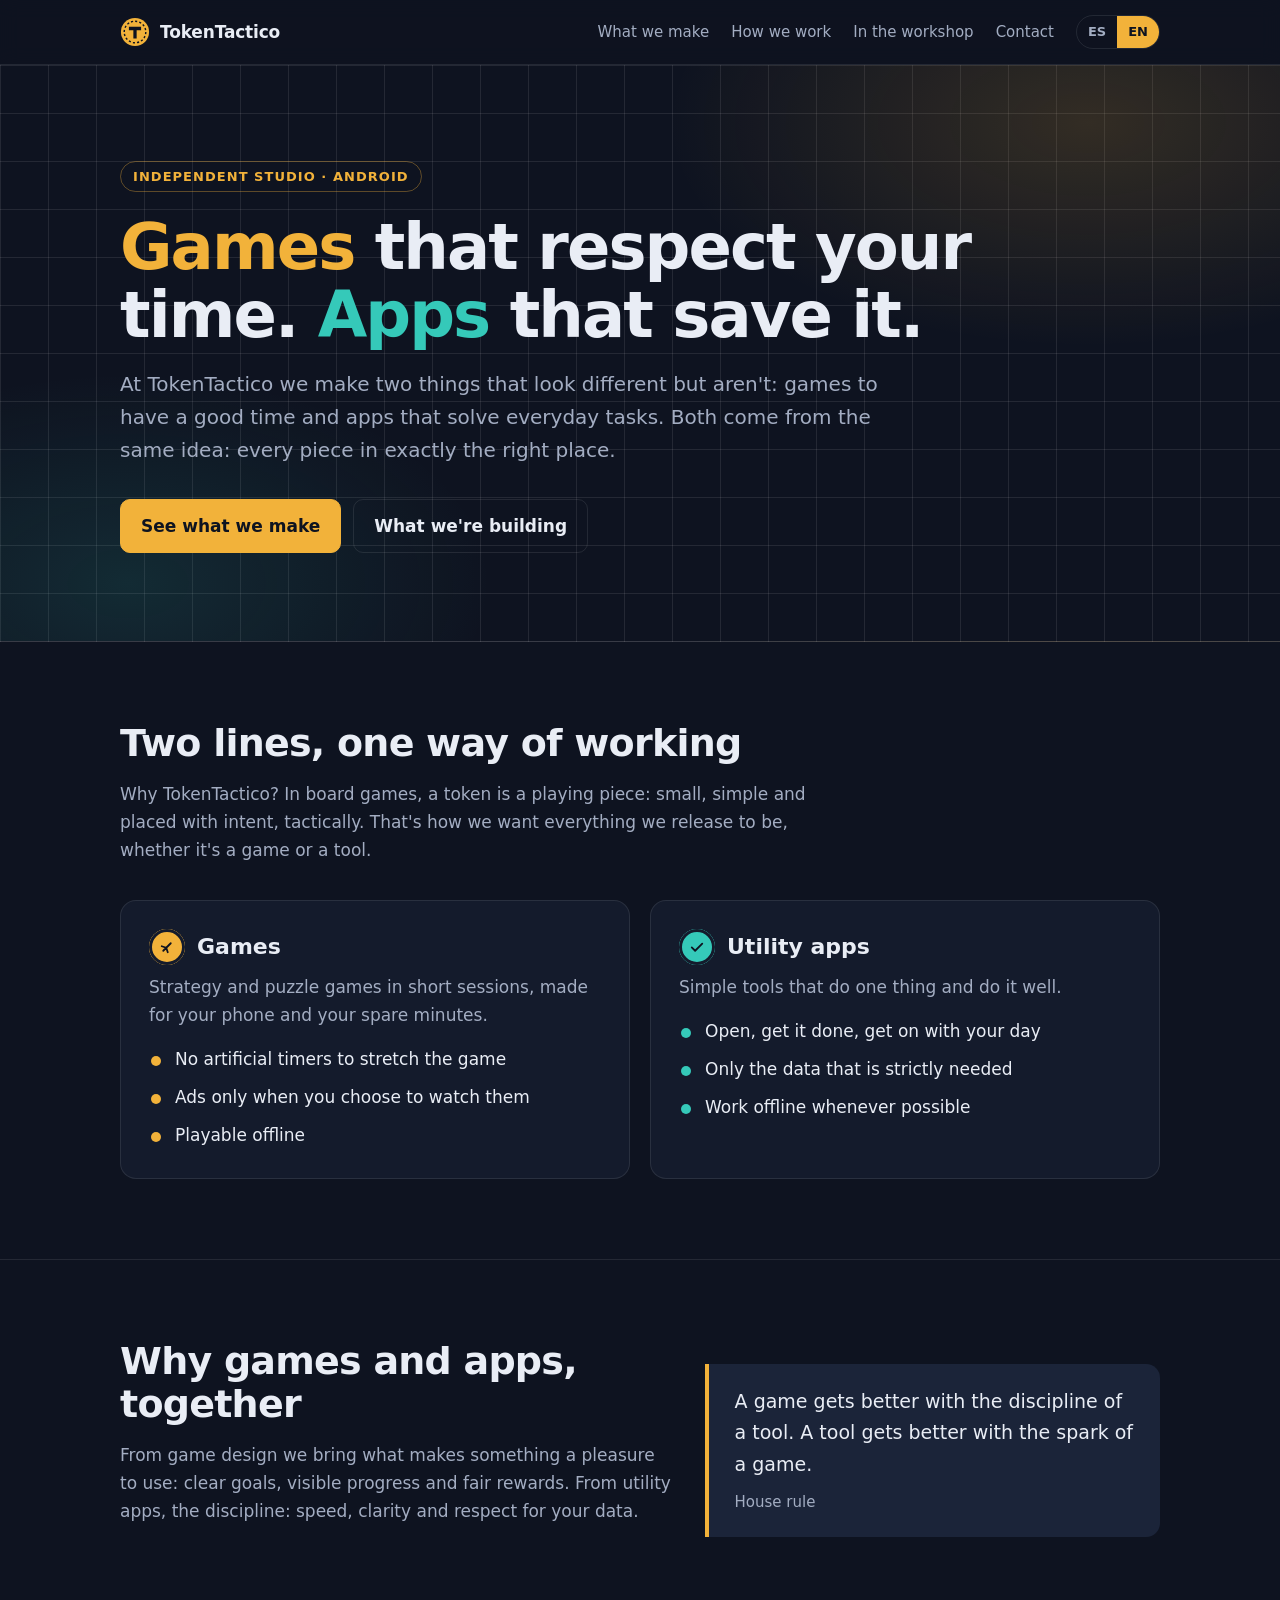
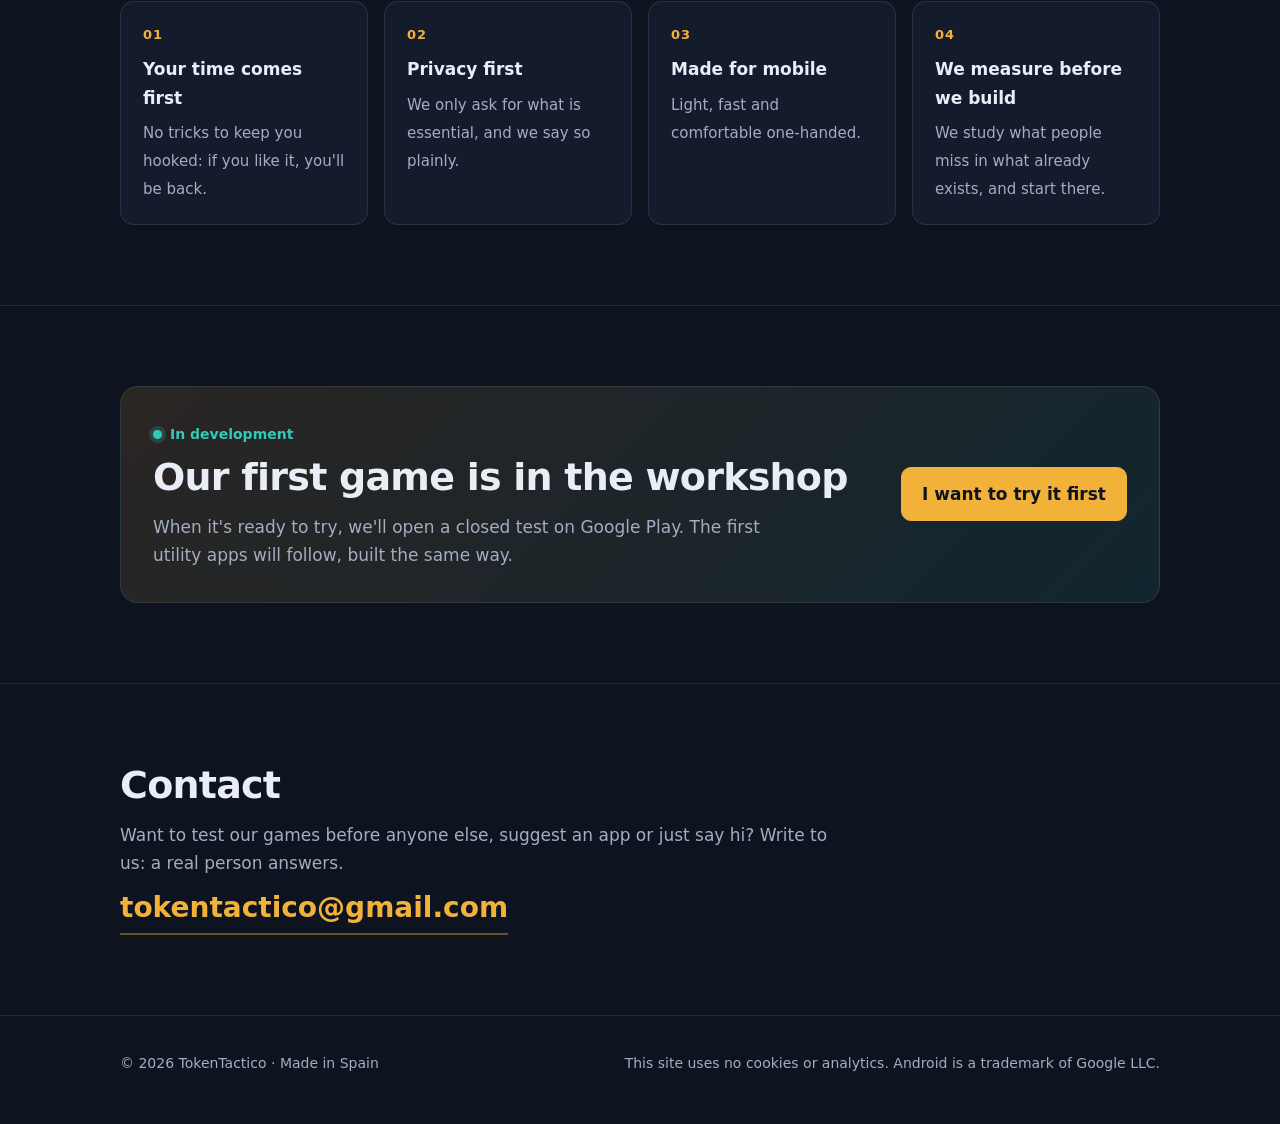
<file: index.html>
<!doctype html>
<html lang="es" data-idioma="es">
<head>
<meta charset="utf-8">
<meta name="viewport" content="width=device-width, initial-scale=1">
<title>TokenTactico — juegos y apps para Android</title>
<meta name="description" content="Estudio independiente de juegos y apps para Android. Juegos que respetan tu tiempo y apps que te lo ahorran.">
<link rel="canonical" href="https://tokentactico-star.github.io/token-tactico/">
<meta property="og:type" content="website">
<meta property="og:site_name" content="TokenTactico">
<meta property="og:title" content="TokenTactico — juegos y apps para Android">
<meta property="og:description" content="Juegos que respetan tu tiempo. Apps que te lo ahorran.">
<meta property="og:url" content="https://tokentactico-star.github.io/token-tactico/">
<meta name="theme-color" content="#0e1320">
<link rel="icon" type="image/svg+xml" href="data:image/svg+xml,%3Csvg xmlns='http://www.w3.org/2000/svg' viewBox='0 0 64 64'%3E%3Ccircle cx='32' cy='32' r='30' fill='%23f2b23a'/%3E%3Ccircle cx='32' cy='32' r='23' fill='none' stroke='%230e1320' stroke-width='3' stroke-dasharray='4.5 4.5'/%3E%3Cpath d='M19 21h26v7h-9.5v18h-7V28H19z' fill='%230e1320'/%3E%3C/svg%3E">
<style>
:root {
  --tinta: #0e1320; --tinta-2: #141b2c; --tinta-3: #1b2439; --texto: #e9edf5; --suave: #a3adc2;
  --ambar: #f2b23a; --turquesa: #35c9b9; --borde: rgba(255, 255, 255, .09);
  color-scheme: dark;
}
* { box-sizing: border-box; }
html { scroll-behavior: smooth; }
body {
  margin: 0; background: var(--tinta); color: var(--texto);
  font: 17px/1.65 system-ui, -apple-system, "Segoe UI", Roboto, "Helvetica Neue", Arial, sans-serif;
}
html[data-idioma="es"] [lang="en"], html[data-idioma="en"] [lang="es"] { display: none !important; }
a { color: inherit; }
.envoltura { max-width: 1080px; margin: 0 auto; padding: 0 20px; }

/* cabecera */
header { position: sticky; top: 0; z-index: 10; background: rgba(14, 19, 32, .86); backdrop-filter: blur(10px);
  border-bottom: 1px solid var(--borde); }
.barra { display: flex; align-items: center; justify-content: space-between; gap: 16px; height: 64px; }
.marca { display: flex; align-items: center; gap: 10px; font-weight: 750; letter-spacing: -.01em; text-decoration: none; }
.marca svg { width: 30px; height: 30px; flex: none; }
nav { display: flex; align-items: center; gap: 22px; font-size: 15px; }
nav a { text-decoration: none; color: var(--suave); }
nav a:hover { color: var(--texto); }
.idiomas { display: flex; border: 1px solid var(--borde); border-radius: 999px; overflow: hidden; }
.idiomas button { background: none; border: 0; color: var(--suave); font: inherit; font-size: 13px; font-weight: 650;
  padding: 5px 11px; cursor: pointer; }
.idiomas button[aria-pressed="true"] { background: var(--ambar); color: var(--tinta); }
@media (max-width: 720px) { nav .enlace { display: none; } }

/* portada: un tablero de juego al fondo */
.portada { position: relative; overflow: hidden; padding: 96px 0 88px; border-bottom: 1px solid var(--borde);
  background:
    radial-gradient(600px 320px at 85% 10%, rgba(242, 178, 58, .16), transparent 70%),
    radial-gradient(520px 300px at 10% 90%, rgba(53, 201, 185, .13), transparent 70%),
    linear-gradient(var(--borde) 1px, transparent 1px) 0 0 / 48px 48px,
    linear-gradient(90deg, var(--borde) 1px, transparent 1px) 0 0 / 48px 48px; }
.antetitulo { display: inline-block; font-size: 13px; font-weight: 650; letter-spacing: .08em; text-transform: uppercase;
  color: var(--ambar); border: 1px solid rgba(242, 178, 58, .35); border-radius: 999px; padding: 4px 12px; }
h1 { font-size: clamp(36px, 6vw, 64px); line-height: 1.06; letter-spacing: -.03em; margin: 22px 0 18px; max-width: 14em; }
h1 .juego { color: var(--ambar); }
h1 .app { color: var(--turquesa); }
.entrada { font-size: clamp(17px, 2.1vw, 20px); color: var(--suave); max-width: 40em; margin: 0 0 32px; }
.botones { display: flex; flex-wrap: wrap; gap: 12px; }
.boton { display: inline-block; padding: 12px 20px; border-radius: 10px; font-weight: 650; text-decoration: none;
  border: 1px solid var(--borde); }
.boton.principal { background: var(--ambar); color: var(--tinta); border-color: var(--ambar); }
.boton:hover { filter: brightness(1.08); }

/* bloques */
section { padding: 80px 0; border-bottom: 1px solid var(--borde); }
h2 { font-size: clamp(26px, 3.6vw, 38px); letter-spacing: -.02em; line-height: 1.15; margin: 0 0 14px; }
.sub { color: var(--suave); max-width: 42em; margin: 0 0 36px; }
.dos { display: grid; gap: 20px; grid-template-columns: 1fr; }
@media (min-width: 760px) { .dos { grid-template-columns: 1fr 1fr; } }
.tarjeta { background: var(--tinta-2); border: 1px solid var(--borde); border-radius: 16px; padding: 28px; }
.tarjeta h3 { display: flex; align-items: center; gap: 12px; font-size: 22px; margin: 0 0 8px; }
.tarjeta p { color: var(--suave); margin: 0 0 16px; }
.ficha { width: 36px; height: 36px; border-radius: 50%; display: grid; place-items: center; flex: none;
  box-shadow: inset 0 0 0 3px var(--tinta-2), inset 0 0 0 5px currentColor; }
.ficha svg { width: 18px; height: 18px; }
.ficha.juego { background: var(--ambar); color: var(--ambar); }
.ficha.app { background: var(--turquesa); color: var(--turquesa); }
.ficha svg { fill: none; stroke: var(--tinta); stroke-width: 2.4; stroke-linecap: round; stroke-linejoin: round; }
ul.lista { list-style: none; padding: 0; margin: 0; display: grid; gap: 10px; }
ul.lista li { position: relative; padding-left: 26px; }
ul.lista li::before { content: ""; position: absolute; left: 2px; top: .62em; width: 10px; height: 10px; border-radius: 50%; }
.tarjeta.juego ul.lista li::before { background: var(--ambar); }
.tarjeta.app ul.lista li::before { background: var(--turquesa); }

.puente { display: grid; gap: 28px; align-items: center; grid-template-columns: 1fr; }
@media (min-width: 860px) { .puente { grid-template-columns: 1.1fr .9fr; } }
.cita { background: var(--tinta-3); border-left: 4px solid var(--ambar); border-radius: 0 14px 14px 0; padding: 22px 26px;
  font-size: 19px; }
.cita small { display: block; color: var(--suave); font-size: 15px; margin-top: 10px; }

.cuatro { display: grid; gap: 16px; grid-template-columns: 1fr; }
@media (min-width: 560px) { .cuatro { grid-template-columns: 1fr 1fr; } }
@media (min-width: 960px) { .cuatro { grid-template-columns: repeat(4, 1fr); } }
.principio { background: var(--tinta-2); border: 1px solid var(--borde); border-radius: 14px; padding: 22px; }
.principio b { display: block; font-size: 17px; margin-bottom: 6px; }
.principio span { color: var(--suave); font-size: 15px; }
.principio .num { font-size: 13px; font-weight: 700; color: var(--ambar); letter-spacing: .08em; margin-bottom: 10px; display: block; }

.taller { display: flex; flex-wrap: wrap; gap: 24px; align-items: center; justify-content: space-between;
  background: linear-gradient(135deg, rgba(242, 178, 58, .12), rgba(53, 201, 185, .10));
  border: 1px solid var(--borde); border-radius: 18px; padding: 32px; }
.taller p { margin: 0; color: var(--suave); max-width: 38em; }
.estado { display: inline-flex; align-items: center; gap: 8px; font-size: 14px; font-weight: 650; color: var(--turquesa);
  margin-bottom: 10px; }
.estado::before { content: ""; width: 9px; height: 9px; border-radius: 50%; background: var(--turquesa);
  box-shadow: 0 0 0 4px rgba(53, 201, 185, .2); }

.contacto { display: flex; flex-wrap: wrap; gap: 8px 32px; align-items: center; justify-content: space-between; }
.contacto .sub { margin-bottom: 0; }
.correo { font-size: clamp(20px, 3vw, 28px); font-weight: 700; color: var(--ambar); text-decoration: none;
  border-bottom: 2px solid rgba(242, 178, 58, .4); padding-bottom: 2px; word-break: break-all; }
.correo:hover { border-bottom-color: var(--ambar); }
footer { padding: 36px 0 48px; color: var(--suave); font-size: 14px; }
footer .envoltura { display: flex; flex-wrap: wrap; gap: 8px 24px; justify-content: space-between; }
</style>
</head>
<body>
<header>
  <div class="envoltura barra">
    <a class="marca" href="#">
      <svg viewBox="0 0 64 64" aria-hidden="true"><circle cx="32" cy="32" r="30" fill="#f2b23a"/><circle cx="32" cy="32" r="23" fill="none" stroke="#0e1320" stroke-width="3" stroke-dasharray="4.5 4.5"/><path d="M19 21h26v7h-9.5v18h-7V28H19z" fill="#0e1320"/></svg>
      TokenTactico
    </a>
    <nav>
      <a class="enlace" href="#lineas"><span lang="es">Qué hacemos</span><span lang="en">What we make</span></a>
      <a class="enlace" href="#forma"><span lang="es">Nuestra forma</span><span lang="en">How we work</span></a>
      <a class="enlace" href="#taller"><span lang="es">En el taller</span><span lang="en">In the workshop</span></a>
      <a class="enlace" href="#contacto"><span lang="es">Contacto</span><span lang="en">Contact</span></a>
      <div class="idiomas" role="group" aria-label="Idioma / Language">
        <button type="button" data-poner="es" aria-pressed="true">ES</button>
        <button type="button" data-poner="en" aria-pressed="false">EN</button>
      </div>
    </nav>
  </div>
</header>

<main>
  <div class="portada">
    <div class="envoltura">
      <span class="antetitulo"><span lang="es">Estudio independiente · Android</span><span lang="en">Independent studio · Android</span></span>
      <h1 lang="es"><span class="juego">Juegos</span> que respetan tu tiempo. <span class="app">Apps</span> que te lo ahorran.</h1>
      <h1 lang="en"><span class="juego">Games</span> that respect your time. <span class="app">Apps</span> that save it.</h1>
      <p class="entrada" lang="es">En TokenTactico hacemos dos cosas que parecen distintas y no lo son: juegos para pasarlo bien y aplicaciones que resuelven cosas del día a día. Las dos nacen de la misma idea: cada pieza, en el sitio justo.</p>
      <p class="entrada" lang="en">At TokenTactico we make two things that look different but aren't: games to have a good time and apps that solve everyday tasks. Both come from the same idea: every piece in exactly the right place.</p>
      <div class="botones">
        <a class="boton principal" href="#lineas"><span lang="es">Ver lo que hacemos</span><span lang="en">See what we make</span></a>
        <a class="boton" href="#taller"><span lang="es">Qué estamos preparando</span><span lang="en">What we're building</span></a>
      </div>
    </div>
  </div>

  <section id="lineas">
    <div class="envoltura">
      <h2 lang="es">Dos líneas, una misma forma de hacer</h2>
      <h2 lang="en">Two lines, one way of working</h2>
      <p class="sub" lang="es">¿Por qué TokenTactico? En los juegos de mesa, un token es una ficha: pequeña, sencilla y colocada con intención, con táctica. Así queremos que sea cada cosa que publicamos, sea un juego o una herramienta.</p>
      <p class="sub" lang="en">Why TokenTactico? In board games, a token is a playing piece: small, simple and placed with intent, tactically. That's how we want everything we release to be, whether it's a game or a tool.</p>
      <div class="dos">
        <article class="tarjeta juego">
          <h3><span class="ficha juego"><svg viewBox="0 0 24 24"><path d="M7 17l4-4m6-6l-6 6m0 0l2 6m-2-6l-6-2"/></svg></span><span lang="es">Juegos</span><span lang="en">Games</span></h3>
          <p lang="es">Estrategia y puzle en partidas cortas, para jugar en el móvil cuando tengas un rato.</p>
          <p lang="en">Strategy and puzzle games in short sessions, made for your phone and your spare minutes.</p>
          <ul class="lista">
            <li><span lang="es">Sin esperas artificiales para alargar la partida</span><span lang="en">No artificial timers to stretch the game</span></li>
            <li><span lang="es">Anuncios solo si tú decides verlos</span><span lang="en">Ads only when you choose to watch them</span></li>
            <li><span lang="es">Se puede jugar sin conexión</span><span lang="en">Playable offline</span></li>
          </ul>
        </article>
        <article class="tarjeta app">
          <h3><span class="ficha app"><svg viewBox="0 0 24 24"><path d="M5 12.5l4.5 4.5L19 7.5"/></svg></span><span lang="es">Apps de servicio</span><span lang="en">Utility apps</span></h3>
          <p lang="es">Herramientas sencillas que hacen una cosa y la hacen bien.</p>
          <p lang="en">Simple tools that do one thing and do it well.</p>
          <ul class="lista">
            <li><span lang="es">Abrir, resolver y seguir con tu día</span><span lang="en">Open, get it done, get on with your day</span></li>
            <li><span lang="es">Solo los datos imprescindibles</span><span lang="en">Only the data that is strictly needed</span></li>
            <li><span lang="es">Funcionan sin conexión cuando es posible</span><span lang="en">Work offline whenever possible</span></li>
          </ul>
        </article>
      </div>
    </div>
  </section>

  <section id="forma">
    <div class="envoltura puente">
      <div>
        <h2 lang="es">Por qué juegos y apps, juntos</h2>
        <h2 lang="en">Why games and apps, together</h2>
        <p class="sub" lang="es">Del diseño de juegos nos traemos lo que hace que algo apetezca usar: objetivos claros, progreso visible y recompensas justas. De las apps de servicio, la disciplina: rapidez, claridad y respeto por tus datos.</p>
        <p class="sub" lang="en">From game design we bring what makes something a pleasure to use: clear goals, visible progress and fair rewards. From utility apps, the discipline: speed, clarity and respect for your data.</p>
      </div>
      <p class="cita" lang="es">Un juego mejora con la disciplina de una herramienta. Una herramienta mejora con la chispa de un juego.<small>La regla de la casa</small></p>
      <p class="cita" lang="en">A game gets better with the discipline of a tool. A tool gets better with the spark of a game.<small>House rule</small></p>
    </div>
    <div class="envoltura" style="margin-top: 40px">
      <div class="cuatro">
        <div class="principio"><span class="num">01</span><b lang="es">Tu tiempo manda</b><b lang="en">Your time comes first</b><span lang="es">Nada de trucos para retenerte: si te gusta, volverás.</span><span lang="en">No tricks to keep you hooked: if you like it, you'll be back.</span></div>
        <div class="principio"><span class="num">02</span><b lang="es">Privacidad primero</b><b lang="en">Privacy first</b><span lang="es">Pedimos solo lo imprescindible y lo decimos claro.</span><span lang="en">We only ask for what is essential, and we say so plainly.</span></div>
        <div class="principio"><span class="num">03</span><b lang="es">Hecho para el móvil</b><b lang="en">Made for mobile</b><span lang="es">Ligero, rápido y cómodo con una mano.</span><span lang="en">Light, fast and comfortable one-handed.</span></div>
        <div class="principio"><span class="num">04</span><b lang="es">Medimos antes de construir</b><b lang="en">We measure before we build</b><span lang="es">Estudiamos qué echa en falta la gente en lo que ya existe y empezamos por ahí.</span><span lang="en">We study what people miss in what already exists, and start there.</span></div>
      </div>
    </div>
  </section>

  <section id="taller">
    <div class="envoltura">
      <div class="taller">
        <div>
          <span class="estado"><span lang="es">En desarrollo</span><span lang="en">In development</span></span>
          <h2 lang="es">Nuestro primer juego está en el taller</h2>
          <h2 lang="en">Our first game is in the workshop</h2>
          <p lang="es">Cuando esté listo para probar abriremos una prueba cerrada en Google Play. Las primeras apps de servicio vendrán después, con la misma forma de hacer.</p>
          <p lang="en">When it's ready to try, we'll open a closed test on Google Play. The first utility apps will follow, built the same way.</p>
        </div>
        <a class="boton principal" data-correo="probar" href="#contacto"><span lang="es">Quiero probarlo antes que nadie</span><span lang="en">I want to try it first</span></a>
      </div>
    </div>
  </section>

  <section id="contacto">
    <div class="envoltura contacto">
      <div>
        <h2 lang="es">Contacto</h2>
        <h2 lang="en">Contact</h2>
        <p class="sub" lang="es">¿Quieres probar nuestros juegos antes que nadie, proponer una app o contarnos algo? Escríbenos: respondemos en persona.</p>
        <p class="sub" lang="en">Want to test our games before anyone else, suggest an app or just say hi? Write to us: a real person answers.</p>
      </div>
      <a class="correo" data-correo="contacto" href="#contacto"><span data-correo-texto>tokentactico [arroba] gmail.com</span></a>
    </div>
  </section>
</main>

<footer>
  <div class="envoltura">
    <span>© 2026 TokenTactico · <span lang="es">Hecho en España</span><span lang="en">Made in Spain</span></span>
    <span lang="es">Esta web no usa cookies ni analítica. Android es una marca de Google LLC.</span>
    <span lang="en">This site uses no cookies or analytics. Android is a trademark of Google LLC.</span>
  </div>
</footer>

<script>
(function () {
  var raiz = document.documentElement;
  function poner(idioma) {
    raiz.setAttribute("data-idioma", idioma);
    raiz.setAttribute("lang", idioma);
    document.querySelectorAll("[data-poner]").forEach(function (b) {
      b.setAttribute("aria-pressed", String(b.getAttribute("data-poner") === idioma));
    });
    try { localStorage.setItem("idioma", idioma); } catch (e) {}
    enlazarCorreo(idioma);
  }
  var correo = ["tokentactico", "gmail.com"].join("@");
  var asuntos = {
    probar: { es: "Quiero probar el primer juego de TokenTactico", en: "I want to test TokenTactico's first game" },
    contacto: { es: "Hola, TokenTactico", en: "Hello, TokenTactico" }
  };
  function enlazarCorreo(idioma) {
    document.querySelectorAll("[data-correo]").forEach(function (a) {
      var asunto = (asuntos[a.getAttribute("data-correo")] || asuntos.contacto)[idioma];
      a.setAttribute("href", "mailto:" + correo + "?subject=" + encodeURIComponent(asunto));
    });
    document.querySelectorAll("[data-correo-texto]").forEach(function (s) { s.textContent = correo; });
  }
  var guardado = null;
  try { guardado = localStorage.getItem("idioma"); } catch (e) {}
  poner(guardado || ((navigator.language || "es").slice(0, 2) === "es" ? "es" : "en"));
  document.querySelectorAll("[data-poner]").forEach(function (b) {
    b.addEventListener("click", function () { poner(b.getAttribute("data-poner")); });
  });
})();
</script>
</body>
</html>
</file>
